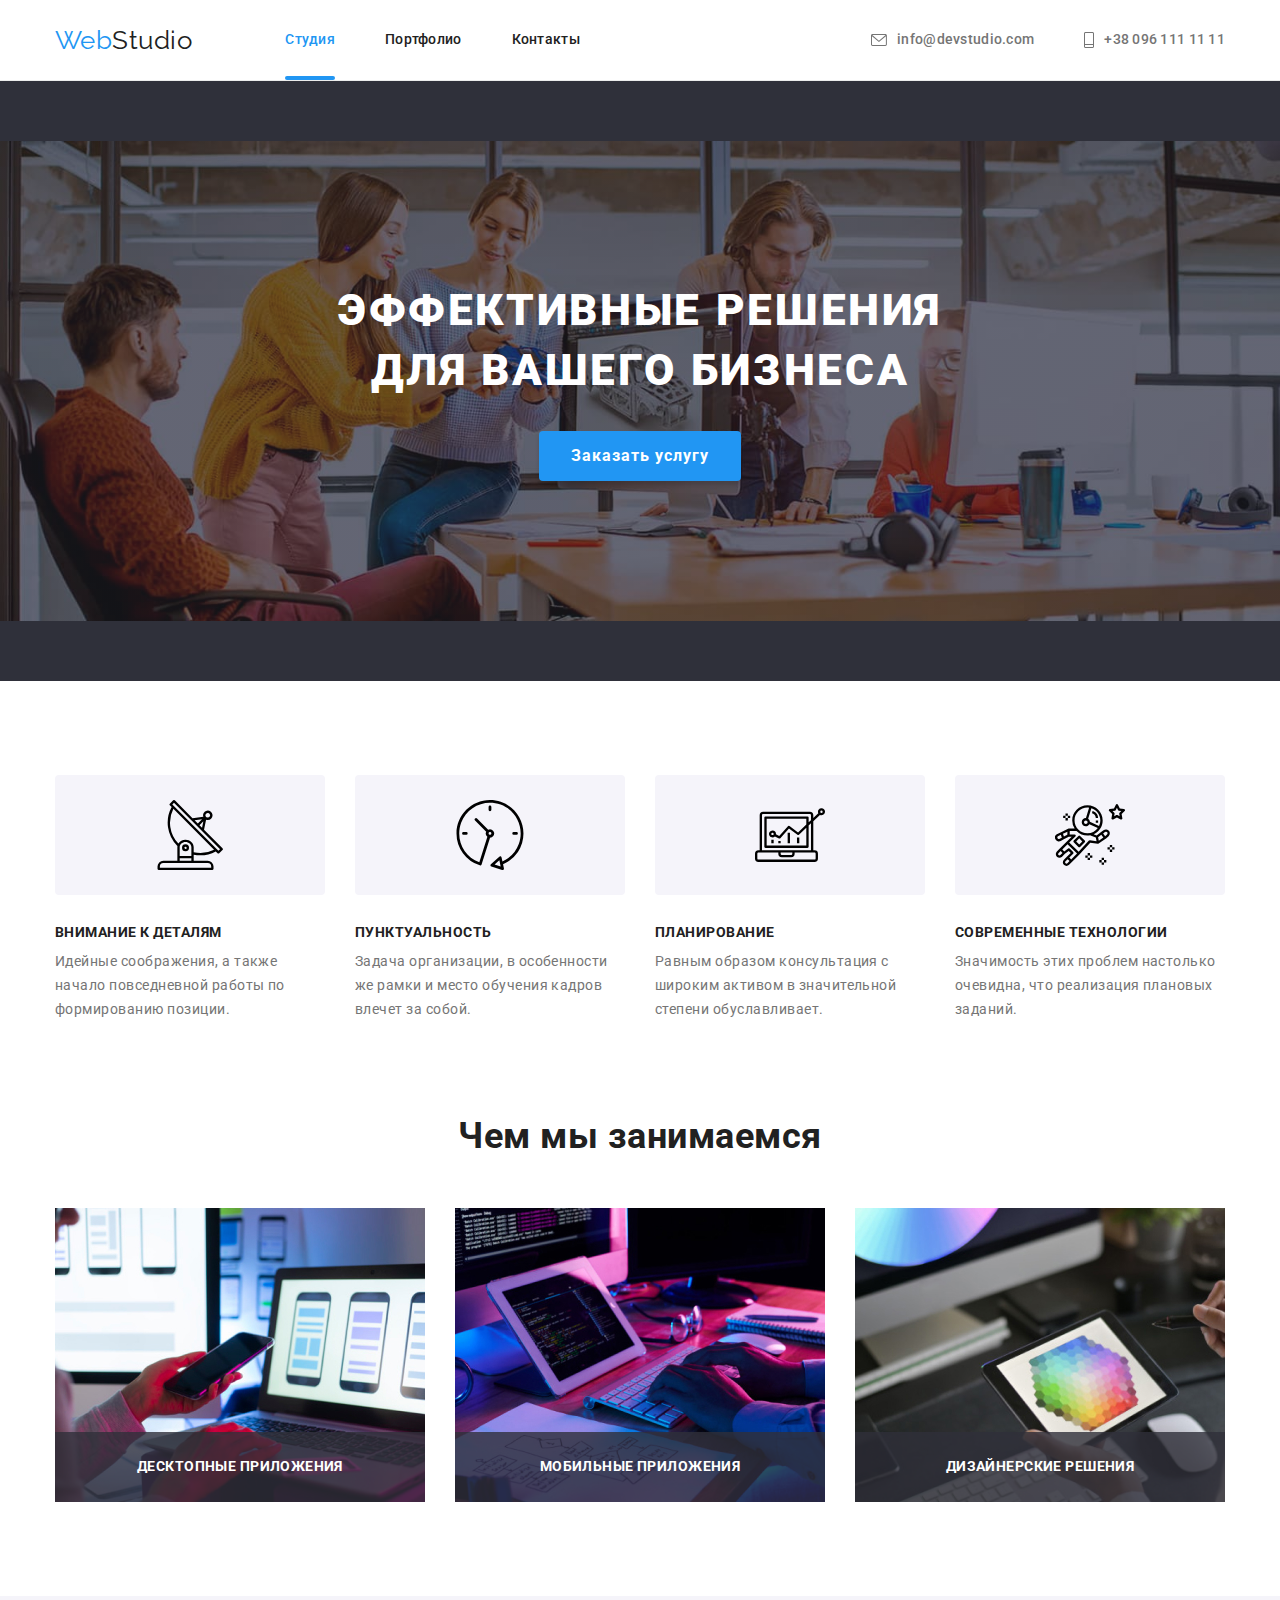
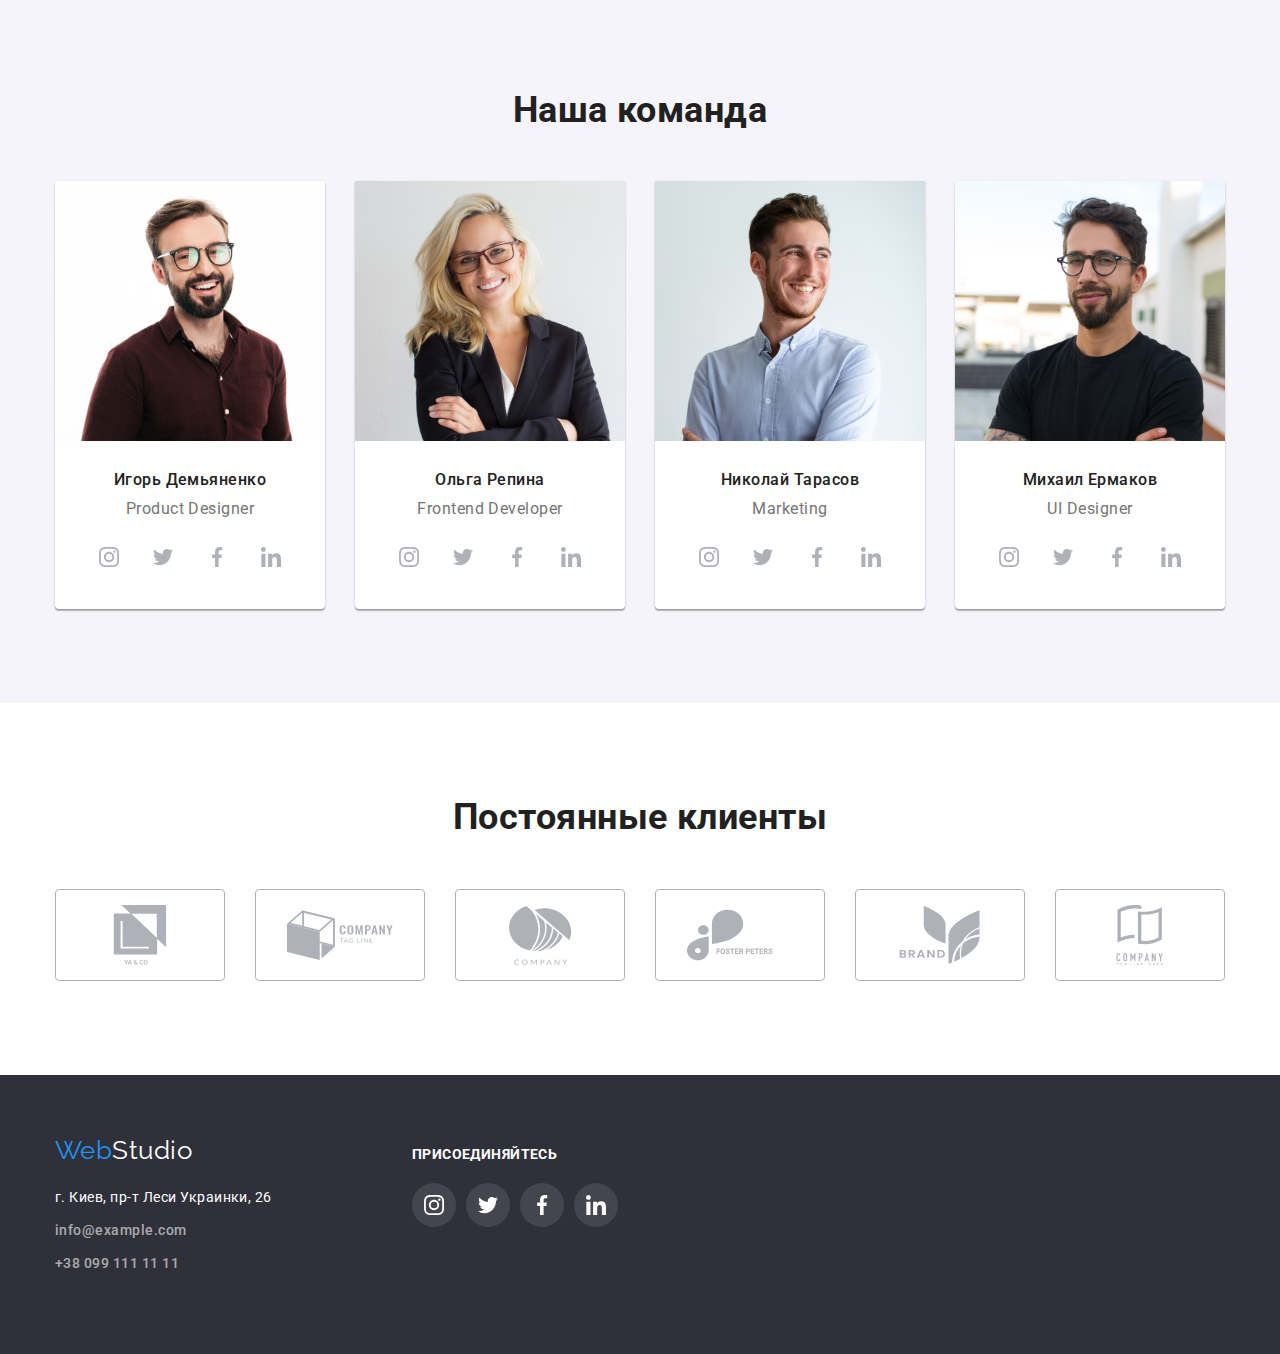
<file: index.html>
<!DOCTYPE html>
<html lang="ru">
    <head>
        <meta charset="UTF-8" />
        <meta http-equiv="X-UA-Compatible" content="IE=edge" />
        <meta name="viewport" content="width=device-width, initial-scale=1.0" />
        <title>Document</title>
        <link rel="preconnect" href="https://fonts.gstatic.com" />
        <link
            href="https://fonts.googleapis.com/css2?family=Raleway:wght@700&family=Roboto:wght@400;500;700;900&display=swap"
            rel="stylesheet"
        />
        <link
            rel="stylesheet"
            href="https://cdnjs.cloudflare.com/ajax/libs/modern-normalize/1.0.0/modern-normalize.min.css"
        />
        <link rel="stylesheet" href="css/styles.css" />
    </head>
    <body>
        <header class="line-bottom">
            <div class="container">
                <nav class="main-nav">
                    <a href="index.html" class="logo link"
                        ><span class="logo-accent">Web</span>Studio</a
                    >
                    <ul class="site-nav list">
                        <li class="item">
                            <a
                                href="index.html"
                                class="link current link-border"
                                >Студия</a
                            >
                        </li>
                        <li class="item">
                            <a href="portfolio.html" class="link">Портфолио</a>
                        </li>
                        <li class="item">
                            <a href="" class="link item">Контакты</a>
                        </li>
                    </ul>

                    <ul class="contact list mail-like auth-nav">
                        <li class="item">
                            <a
                                href="mailto:info@devstudio.com"
                                class="auth-nav-link link"
                            >
                                <svg class="mail-icon" width="16" height="12">
                                    <use
                                        href="./images/icons.svg#icon-mail"
                                    ></use></svg
                                >info@devstudio.com
                            </a>
                        </li>
                        <li class="item">
                            <a
                                href="tel:+380961111111"
                                class="auth-nav-link link"
                                ><svg class="tel-icon" width="10" height="16">
                                    <use
                                        href="./images/icons.svg#icon-tell"
                                    ></use></svg
                                >+38 096 111 11 11
                            </a>
                        </li>
                    </ul>
                </nav>
            </div>
        </header>
        <main>
            <section class="hero">
                <div class="container">
                    <h1 class="hero-title">
                        Эффективные решения для вашего бизнеса
                    </h1>
                    <button
                        data-modal-open
                        type="button"
                        class="hero-button button"
                    >
                        Заказать услугу
                    </button>
                </div>
            </section>
            <section class="section feature-section">
                <div class="container">
                    <ul class="feature-list list">
                        <li class="item-list">
                            <div class="line-icon">
                                <svg
                                    class="feature-icon"
                                    width="70"
                                    height="70"
                                >
                                    <use
                                        href="./images/icons.svg#icon-antenna"
                                    ></use>
                                </svg>
                            </div>
                            <h3 class="section-title">Внимание к деталям</h3>
                            <p class="section-info">
                                Идейные соображения, а также начало повседневной
                                работы по формированию позиции.
                            </p>
                        </li>
                        <li class="item-list">
                            <div class="line-icon">
                                <svg
                                    class="feature-icon"
                                    width="70"
                                    height="70"
                                >
                                    <use
                                        href="./images/icons.svg#icon-clock"
                                    ></use>
                                </svg>
                            </div>
                            <h3 class="section-title">Пунктуальность</h3>
                            <p class="section-info">
                                Задача организации, в особенности же рамки и
                                место обучения кадров влечет за собой.
                            </p>
                        </li>
                        <li class="item-list">
                            <div class="line-icon">
                                <svg
                                    class="feature-icon"
                                    width="70"
                                    height="70"
                                >
                                    <use
                                        href="./images/icons.svg#icon-diagram"
                                    ></use>
                                </svg>
                            </div>
                            <h3 class="section-title">Планирование</h3>
                            <p class="section-info">
                                Равным образом консультация с широким активом в
                                значительной степени обуславливает.
                            </p>
                        </li>
                        <li class="item-list">
                            <div class="line-icon">
                                <svg
                                    class="feature-icon"
                                    width="70"
                                    height="70"
                                >
                                    <use
                                        href="./images/icons.svg#icon-astronaut"
                                    ></use>
                                </svg>
                            </div>
                            <h3 class="section-title">
                                Современные технологии
                            </h3>
                            <p class="section-info">
                                Значимость этих проблем настолько очевидна, что
                                реализация плановых заданий.
                            </p>
                        </li>
                    </ul>
                </div>
            </section>
            <section class="section">
                <div class="container">
                    <h2 class="section-big list">Чем мы занимаемся</h2>
                    <ul class="work list">
                        <li class="work-item">
                            <a href="" class="work-product">
                                <img
                                    src="images/computer.jpg"
                                    alt="Кодит на компьютере"
                                    width="370"
                                />

                                <h3 class="product-name">
                                    Десктопные приложения
                                </h3>
                            </a>
                        </li>
                        <li class="work-item">
                            <a href="" class="work-product"
                                ><img
                                    src="images/notebook.jpg"
                                    alt="Кодит на ноутбуке"
                                    width="370"
                                />

                                <h3 class="product-name">
                                    Мобильные приложения
                                </h3>
                            </a>
                        </li>
                        <li class="work-item">
                            <a href="" class="work-product">
                                <img
                                    src="images/tablet.jpg"
                                    alt="Кодит на планшете"
                                    width="370"
                                />

                                <h3 class="product-name">
                                    Дизайнерские решения
                                </h3>
                            </a>
                        </li>
                    </ul>
                </div>
            </section>
            <section class="section team-color">
                <div class="container">
                    <h2 class="section-big list">Наша команда</h2>
                    <ul class="team list">
                        <li class="team-item">
                            <img
                                src="images/demyanenko.jpg"
                                alt="На фото Игорь Демьяненко"
                                width="270"
                            />
                            <div class="man-rang-item">
                                <h3 class="section-man">Игорь Демьяненко</h3>
                                <p class="section-rang">Product Designer</p>
                                <ul class="list social-team">
                                    <li class="social-team-list">
                                        <a
                                            href=""
                                            class="social-team-link link"
                                        >
                                            <svg
                                                class="social-team-icon"
                                                width="20"
                                                height="20"
                                            >
                                                <use
                                                    href="./images/icons.svg#icon-instagram"
                                                ></use></svg
                                        ></a>
                                    </li>
                                    <li class="social-team-list">
                                        <a
                                            href=""
                                            class="social-team-link link"
                                        >
                                            <svg
                                                class="social-team-icon"
                                                width="20"
                                                height="20"
                                            >
                                                <use
                                                    href="./images/icons.svg#icon-twitter"
                                                ></use></svg
                                        ></a>
                                    </li>
                                    <li class="social-team-list">
                                        <a
                                            href=""
                                            class="social-team-link link"
                                        >
                                            <svg
                                                class="social-team-icon"
                                                width="20"
                                                height="20"
                                            >
                                                <use
                                                    href="./images/icons.svg#icon-facebook"
                                                ></use></svg
                                        ></a>
                                    </li>
                                    <li class="social-team-list">
                                        <a
                                            href=""
                                            class="social-team-link link"
                                        >
                                            <svg
                                                class="social-team-icon"
                                                width="20"
                                                height="20"
                                            >
                                                <use
                                                    href="./images/icons.svg#icon-linkedin"
                                                ></use></svg
                                        ></a>
                                    </li>
                                </ul>
                            </div>
                        </li>
                        <li class="team-item">
                            <img
                                src="images/repina.jpg"
                                alt="На фото Ольга Репина"
                                width="270"
                            />
                            <div class="man-rang-item">
                                <h3 class="section-man">Ольга Репина</h3>
                                <p class="section-rang">Frontend Developer</p>
                                <ul class="list social-team">
                                    <li class="social-team-list">
                                        <a
                                            href=""
                                            class="social-team-link link"
                                        >
                                            <svg
                                                class="social-team-icon"
                                                width="20"
                                                height="20"
                                            >
                                                <use
                                                    href="./images/icons.svg#icon-instagram"
                                                ></use></svg
                                        ></a>
                                    </li>
                                    <li class="social-team-list">
                                        <a
                                            href=""
                                            class="social-team-link link"
                                        >
                                            <svg
                                                class="social-team-icon"
                                                width="20"
                                                height="20"
                                            >
                                                <use
                                                    href="./images/icons.svg#icon-twitter"
                                                ></use></svg
                                        ></a>
                                    </li>
                                    <li class="social-team-list">
                                        <a
                                            href=""
                                            class="social-team-link link"
                                        >
                                            <svg
                                                class="social-team-icon"
                                                width="20"
                                                height="20"
                                            >
                                                <use
                                                    href="./images/icons.svg#icon-facebook"
                                                ></use></svg
                                        ></a>
                                    </li>
                                    <li class="social-team-list">
                                        <a
                                            href=""
                                            class="social-team-link link"
                                        >
                                            <svg
                                                class="social-team-icon"
                                                width="20"
                                                height="20"
                                            >
                                                <use
                                                    href="./images/icons.svg#icon-linkedin"
                                                ></use></svg
                                        ></a>
                                    </li>
                                </ul>
                            </div>
                        </li>
                        <li class="team-item">
                            <img
                                src="images/tarasov.jpg"
                                alt="На фото Николай Тарасов"
                                width="270"
                            />
                            <div class="man-rang-item">
                                <h3 class="section-man">Николай Тарасов</h3>
                                <p class="section-rang">Marketing</p>
                                <ul class="list social-team">
                                    <li class="social-team-list">
                                        <a
                                            href=""
                                            class="social-team-link link"
                                        >
                                            <svg
                                                class="social-team-icon"
                                                width="20"
                                                height="20"
                                            >
                                                <use
                                                    href="./images/icons.svg#icon-instagram"
                                                ></use></svg
                                        ></a>
                                    </li>
                                    <li class="social-team-list">
                                        <a
                                            href=""
                                            class="social-team-link link"
                                        >
                                            <svg
                                                class="social-team-icon"
                                                width="20"
                                                height="20"
                                            >
                                                <use
                                                    href="./images/icons.svg#icon-twitter"
                                                ></use></svg
                                        ></a>
                                    </li>
                                    <li class="social-team-list">
                                        <a
                                            href=""
                                            class="social-team-link link"
                                        >
                                            <svg
                                                class="social-team-icon"
                                                width="20"
                                                height="20"
                                            >
                                                <use
                                                    href="./images/icons.svg#icon-facebook"
                                                ></use></svg
                                        ></a>
                                    </li>
                                    <li class="social-team-list">
                                        <a
                                            href=""
                                            class="social-team-link link"
                                        >
                                            <svg
                                                class="social-team-icon"
                                                width="20"
                                                height="20"
                                            >
                                                <use
                                                    href="./images/icons.svg#icon-linkedin"
                                                ></use></svg
                                        ></a>
                                    </li>
                                </ul>
                            </div>
                        </li>
                        <li class="team-item">
                            <img
                                src="images/ermakov.jpg"
                                alt="На фото Михаил Ермаков"
                                width="270"
                            />
                            <div class="man-rang-item">
                                <h3 class="section-man">Михаил Ермаков</h3>
                                <p class="section-rang">UI Designer</p>
                                <ul class="list social-team">
                                    <li class="social-team-list">
                                        <a
                                            href=""
                                            class="social-team-link link"
                                        >
                                            <svg
                                                class="social-team-icon"
                                                width="20"
                                                height="20"
                                            >
                                                <use
                                                    href="./images/icons.svg#icon-instagram"
                                                ></use></svg
                                        ></a>
                                    </li>
                                    <li class="social-team-list">
                                        <a
                                            href=""
                                            class="social-team-link link"
                                        >
                                            <svg
                                                class="social-team-icon"
                                                width="20"
                                                height="20"
                                            >
                                                <use
                                                    href="./images/icons.svg#icon-twitter"
                                                ></use></svg
                                        ></a>
                                    </li>
                                    <li class="social-team-list">
                                        <a
                                            href=""
                                            class="social-team-link link"
                                        >
                                            <svg
                                                class="social-team-icon"
                                                width="20"
                                                height="20"
                                            >
                                                <use
                                                    href="./images/icons.svg#icon-facebook"
                                                ></use></svg
                                        ></a>
                                    </li>
                                    <li class="social-team-list">
                                        <a
                                            href=""
                                            class="social-team-link link"
                                        >
                                            <svg
                                                class="social-team-icon"
                                                width="20"
                                                height="20"
                                            >
                                                <use
                                                    href="./images/icons.svg#icon-linkedin"
                                                ></use></svg
                                        ></a>
                                    </li>
                                </ul>
                            </div>
                        </li>
                    </ul>
                </div>
            </section>
            <section class="section">
                <div class="container">
                    <h3 class="section-big">Постоянные клиенты</h3>
                    <ul class="list company">
                        <li class="company-list">
                            <a href="" class="company-link link">
                                <svg
                                    class="company-icon"
                                    width="106"
                                    height="60"
                                >
                                    <use
                                        href="./images/icons.svg#icon-yago"
                                    ></use>
                                </svg>
                            </a>
                        </li>
                        <li class="company-list">
                            <a href="" class="company-link link">
                                <svg
                                    class="company-icon"
                                    width="106"
                                    height="60"
                                >
                                    <use
                                        href="./images/icons.svg#icon-tagline"
                                    ></use>
                                </svg>
                            </a>
                        </li>
                        <li class="company-list">
                            <a href="" class="company-link link">
                                <svg
                                    class="company-icon"
                                    width="106"
                                    height="60"
                                >
                                    <use
                                        href="./images/icons.svg#icon-company"
                                    ></use>
                                </svg>
                            </a>
                        </li>
                        <li class="company-list">
                            <a href="" class="company-link link">
                                <svg
                                    class="company-icon"
                                    width="106"
                                    height="60"
                                >
                                    <use
                                        href="./images/icons.svg#icon-foster"
                                    ></use>
                                </svg>
                            </a>
                        </li>
                        <li class="company-list">
                            <a href="" class="company-link link">
                                <svg
                                    class="company-icon"
                                    width="106"
                                    height="60"
                                >
                                    <use
                                        href="./images/icons.svg#icon-brand"
                                    ></use>
                                </svg>
                            </a>
                        </li>
                        <li class="company-list">
                            <a href="" class="company-link link">
                                <svg
                                    class="company-icon"
                                    width="106"
                                    height="60"
                                >
                                    <use
                                        href="./images/icons.svg#icon-taghere"
                                    ></use>
                                </svg>
                            </a>
                        </li>
                    </ul>
                </div>
            </section>
        </main>
        <footer class="footer">
            <div class="container flex-footer">
                <div class="adds">
                    <a href="index.html" class="logo link logo-footer"
                        ><span class="logo-accent">Web</span
                        ><span class="logo-white">Studio</span></a
                    >
                    <address class="adds-like">
                        <p class="list">
                            <span class="adds"
                                >г. Киев, пр-т Леси Украинки, 26</span
                            >
                        </p>
                        <ul class="contact list">
                            <li>
                                <a
                                    href="mailto:info@example.com"
                                    class="mail link contact-mail-down"
                                    >info@example.com</a
                                >
                            </li>
                            <li>
                                <a
                                    href="tel:+380991111111"
                                    class="tel link contact-mail-down"
                                    >+38 099 111 11 11</a
                                >
                            </li>
                        </ul>
                    </address>
                </div>
                <div class="plea">
                    <h3 class="plea-title">присоединяйтесь</h3>
                    <ul class="list social">
                        <li class="social-list">
                            <a href="" class="social-link link">
                                <svg class="social-icon" width="20" height="20">
                                    <use
                                        href="./images/icons.svg#icon-instagram"
                                    ></use></svg
                            ></a>
                        </li>
                        <li class="social-list">
                            <a href="" class="social-link link">
                                <svg class="social-icon" width="20" height="20">
                                    <use
                                        href="./images/icons.svg#icon-twitter"
                                    ></use></svg
                            ></a>
                        </li>
                        <li class="social-list">
                            <a href="" class="social-link link">
                                <svg class="social-icon" width="20" height="20">
                                    <use
                                        href="./images/icons.svg#icon-facebook"
                                    ></use></svg
                            ></a>
                        </li>
                        <li class="social-list">
                            <a href="" class="social-link link">
                                <svg class="social-icon" width="20" height="20">
                                    <use
                                        href="./images/icons.svg#icon-linkedin"
                                    ></use></svg
                            ></a>
                        </li>
                    </ul>
                </div>
            </div>
            <div data-modal class="backdrop is-hidden">
                <div class="modal">
                    <button data-modal-close class="modal-button">
                        <svg class="modal-icons" width="11" height="11">
                            <use href="./images/icons.svg#icon-close"></use>
                        </svg>
                    </button>
                </div>
            </div>
        </footer>
        <script src="./js/modal.js"></script>
    </body>
</html>
</file>
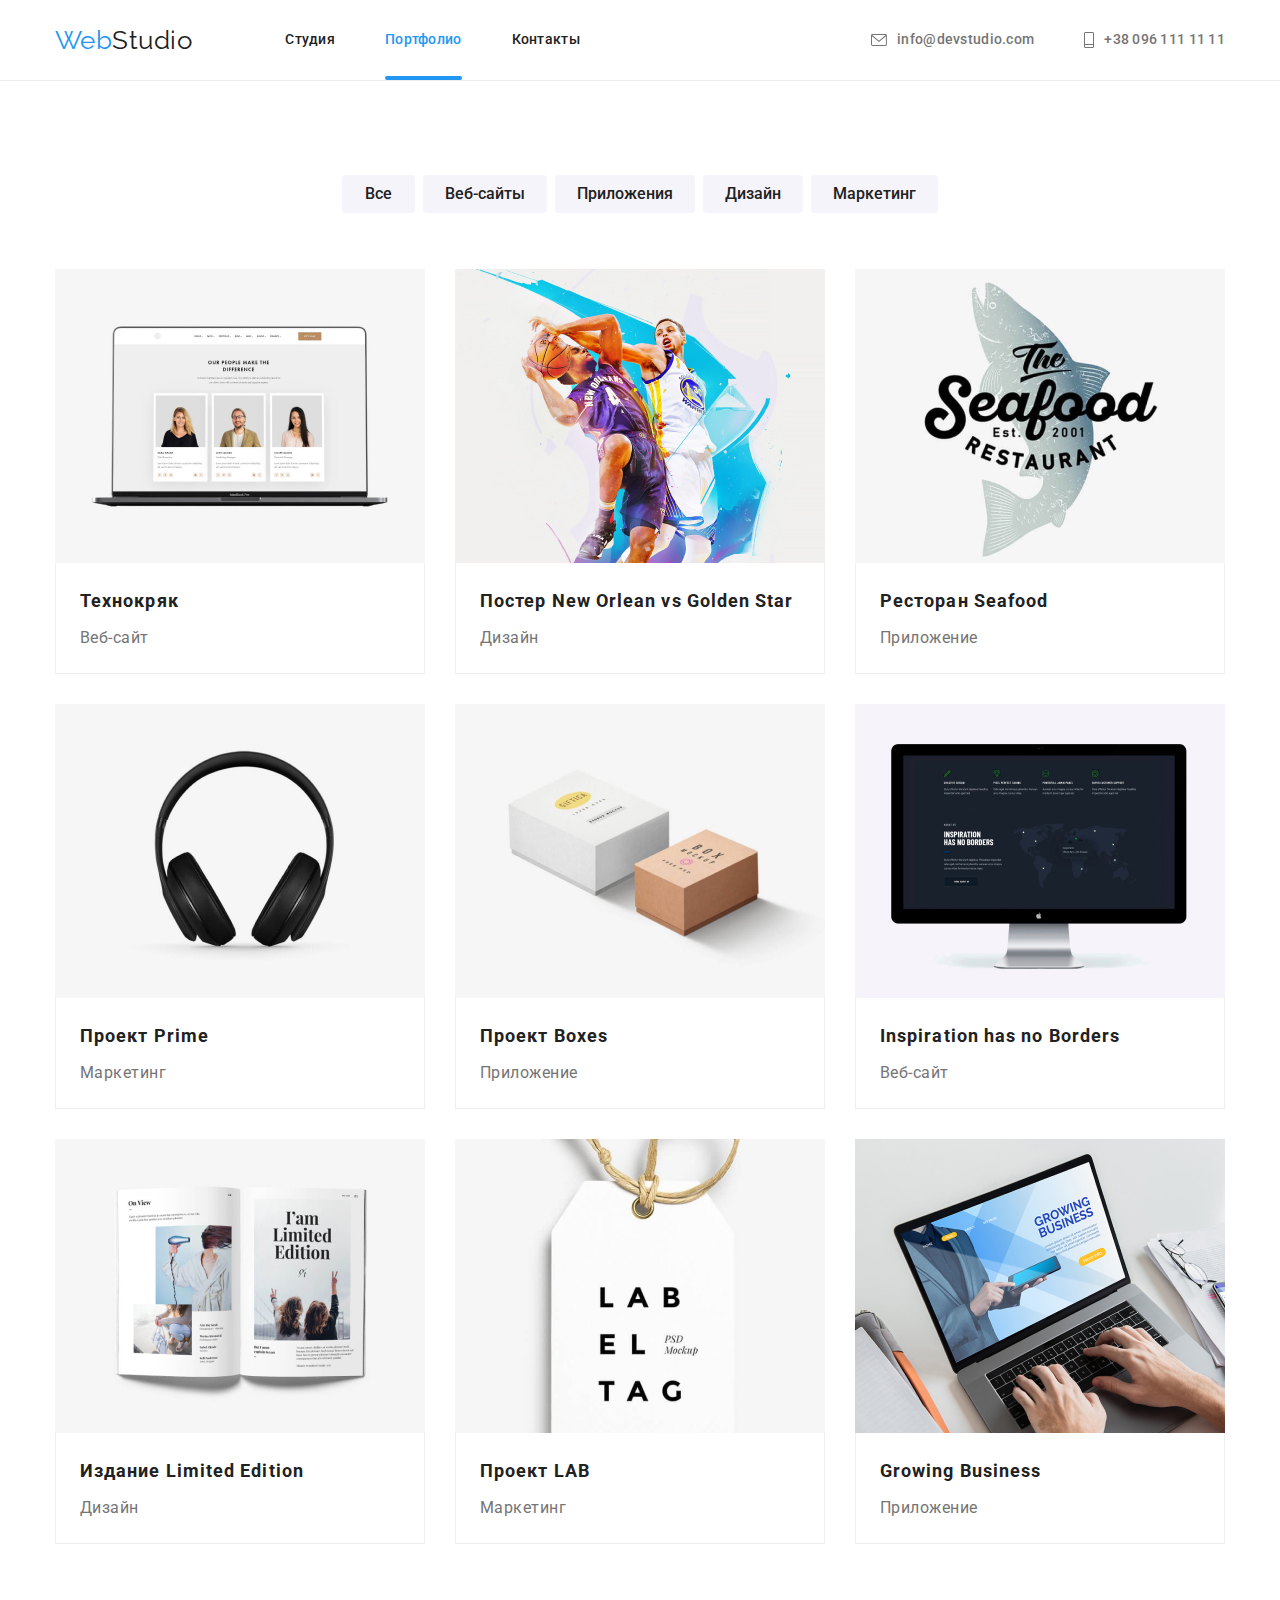
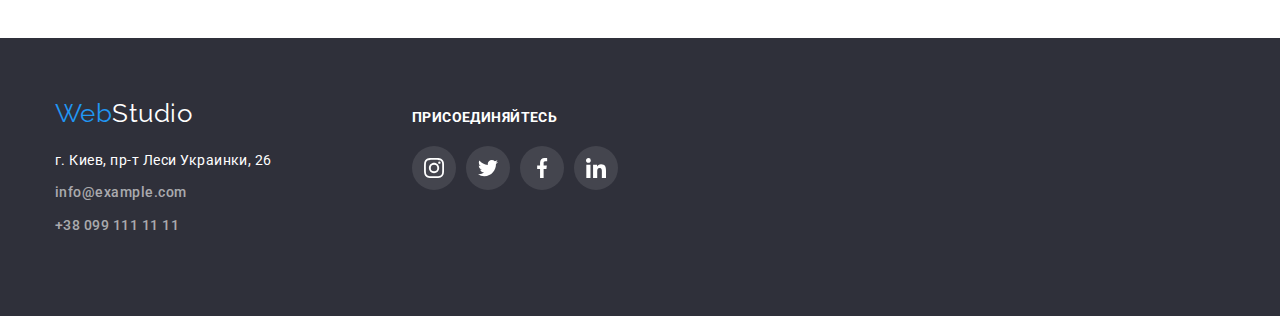
<file: portfolio.html>
<!DOCTYPE html>
<html lang="ru">
    <head>
        <meta charset="UTF-8" />
        <meta http-equiv="X-UA-Compatible" content="IE=edge" />
        <meta name="viewport" content="width=device-width, initial-scale=1.0" />
        <title>Document</title>
        <link
            href="https://fonts.googleapis.com/css2?family=Raleway:wght@700&family=Roboto:wght@400;500;700;900&display=swap"
            rel="stylesheet"
        />
        <link
            rel="stylesheet"
            href="https://cdnjs.cloudflare.com/ajax/libs/modern-normalize/1.0.0/modern-normalize.min.css"
        />

        <link rel="stylesheet" href="./css/styles.css" />
    </head>
    <body>
        <header class="line-bottom">
            <div class="container">
                <nav class="main-nav">
                    <a href="index.html" class="logo link"
                        ><span class="logo-accent">Web</span>Studio</a
                    >
                    <ul class="site-nav list">
                        <li class="item">
                            <a href="index.html" class="link">Студия</a>
                        </li>
                        <li class="item">
                            <a
                                href="portfolio.html"
                                class="link current link-border"
                                >Портфолио</a
                            >
                        </li>
                        <li class="item">
                            <a href="" class="link item">Контакты</a>
                        </li>
                    </ul>

                    <ul class="contact list mail-like auth-nav">
                        <li class="item">
                            <a
                                href="mailto:info@devstudio.com"
                                class="auth-nav-link link"
                            >
                                <svg class="mail-icon" width="16" height="12">
                                    <use
                                        href="./images/icons.svg#icon-mail"
                                    ></use></svg
                                >info@devstudio.com
                            </a>
                        </li>
                        <li class="item">
                            <a href="tel:+380961111111" class="auth-nav-link link"
                                ><svg class="tel-icon" width="10" height="16">
                                    <use
                                        href="./images/icons.svg#icon-tell"
                                    ></use></svg
                                >+38 096 111 11 11
                            </a>
                        </li>
                    </ul>
                </nav>
            </div>
        </header>
        <main>
            <section class="section">
                <div class="container">
                    <h1 class="visually-hidden">Портфолио</h1>
                    <!-- Список кнопок -->
                    <ul class="site-option list">
                        <li class="item-button">
                            <button
                                type="button"
                                class="button site-option-button"
                            >
                                Все
                            </button>
                        </li>
                        <li class="item-button">
                            <button
                                type="button"
                                class="button site-option-button"
                            >
                                Веб-сайты
                            </button>
                        </li>
                        <li class="item-button">
                            <button
                                type="button"
                                class="button site-option-button"
                            >
                                Приложения
                            </button>
                        </li>
                        <li class="item-button">
                            <button
                                type="button"
                                class="button site-option-button"
                            >
                                Дизайн
                            </button>
                        </li>
                        <li class="item-button">
                            <button
                                type="button"
                                class="button site-option-button"
                            >
                                Маркетинг
                            </button>
                        </li>
                    </ul>

                    <!-- Список карточек -->

                    <ul class="site-combining list">
                        <li class="item-link">
                            <a href="" class="link site-combining-link">
                                <div class="site-images">
                                    <img
                                        src="images/notebookstudio.jpg"
                                        alt="Ноутбук"
                                        width="370"
                                    />

                                    <p class="text-combining">
                                        Технокряк это современная площадка
                                        распространения коронавируса. Компании
                                        используют эту платформу для цифрового
                                        шпионажа и атак на защищённые сервера
                                        конкурентов.
                                    </p>
                                </div>
                                <div class="line-item">
                                    <h3 class="section-name">Технокряк</h3>
                                    <p class="section-use">Веб-сайт</p>
                                </div></a
                            >
                        </li>
                        <li class="item-link">
                            <a href="" class="link site-combining-link">
                                <div class="site-images">
                                    <img
                                        src="images/poster.jpg"
                                        alt="Постер с двумя баскетболистами"
                                        width="370"
                                    />
                                    <p class="text-combining">
                                        Технокряк это современная площадка
                                        распространения коронавируса. Компании
                                        используют эту платформу для цифрового
                                        шпионажа и атак на защищённые сервера
                                        конкурентов.
                                    </p>
                                </div>
                                <div class="line-item">
                                    <h3 class="section-name">
                                        Постер New Orlean vs Golden Star
                                    </h3>
                                    <p class="section-use">Дизайн</p>
                                </div></a
                            >
                        </li>
                        <li class="item-link">
                            <a href="" class="link site-combining-link">
                                <div class="site-images">
                                    <img
                                        src="images/logoseafood.jpg"
                                        alt="Логотип ресторана Seafood"
                                        width="370"
                                    />
                                    <p class="text-combining">
                                        Технокряк это современная площадка
                                        распространения коронавируса. Компании
                                        используют эту платформу для цифрового
                                        шпионажа и атак на защищённые сервера
                                        конкурентов.
                                    </p>
                                </div>
                                <div class="line-item">
                                    <h3 class="section-name">
                                        Ресторан Seafood
                                    </h3>
                                    <p class="section-use">Приложение</p>
                                </div></a
                            >
                        </li>
                        <li class="item-link">
                            <a href="" class="link site-combining-link">
                                <div class="site-images">
                                    <img
                                        src="images/headphones.jpg"
                                        alt="Наушники"
                                        width="370"
                                    />
                                    <p class="text-combining">
                                        Технокряк это современная площадка
                                        распространения коронавируса. Компании
                                        используют эту платформу для цифрового
                                        шпионажа и атак на защищённые сервера
                                        конкурентов.
                                    </p>
                                </div>
                                <div class="line-item site-combining-link">
                                    <h3 class="section-name">Проект Prime</h3>
                                    <p class="section-use">Маркетинг</p>
                                </div></a
                            >
                        </li>
                        <li class="item-link">
                            <a href="" class="link site-combining-link">
                                <div class="site-images">
                                    <img
                                        src="images/boxes.jpg"
                                        alt="Две коробки"
                                        width="370"
                                    />
                                    <p class="text-combining">
                                        Технокряк это современная площадка
                                        распространения коронавируса. Компании
                                        используют эту платформу для цифрового
                                        шпионажа и атак на защищённые сервера
                                        конкурентов.
                                    </p>
                                </div>
                                <div class="line-item">
                                    <h3 class="section-name">Проект Boxes</h3>
                                    <p class="section-use">Приложение</p>
                                </div></a
                            >
                        </li>
                        <li class="item-link">
                            <a href="" class="link site-combining-link">
                                <div class="site-images">
                                    <img
                                        src="images/laptop.jpg"
                                        alt="Компьютер"
                                        width="370"
                                    />
                                    <p class="text-combining">
                                        Технокряк это современная площадка
                                        распространения коронавируса. Компании
                                        используют эту платформу для цифрового
                                        шпионажа и атак на защищённые сервера
                                        конкурентов.
                                    </p>
                                </div>
                                <div class="line-item">
                                    <h3 class="section-name">
                                        Inspiration has no Borders
                                    </h3>
                                    <p class="section-use">Веб-сайт</p>
                                </div></a
                            >
                        </li>
                        <li class="item-link">
                            <a href="" class="link site-combining-link">
                                <div class="site-images">
                                    <img
                                        src="images/journale.jpg"
                                        alt="Журнал"
                                        width="370"
                                    />
                                    <p class="text-combining">
                                        Технокряк это современная площадка
                                        распространения коронавируса. Компании
                                        используют эту платформу для цифрового
                                        шпионажа и атак на защищённые сервера
                                        конкурентов.
                                    </p>
                                </div>
                                <div class="line-item">
                                    <h3 class="section-name">
                                        Издание Limited Edition
                                    </h3>
                                    <p class="section-use">Дизайн</p>
                                </div></a
                            >
                        </li>
                        <li class="item-link">
                            <a href="" class="link site-combining-link">
                                <div class="site-images">
                                    <img
                                        src="images/tag.jpg"
                                        alt="Бирка"
                                        width="370"
                                    />
                                    <p class="text-combining">
                                        Технокряк это современная площадка
                                        распространения коронавируса. Компании
                                        используют эту платформу для цифрового
                                        шпионажа и атак на защищённые сервера
                                        конкурентов.
                                    </p>
                                </div>
                                <div class="line-item">
                                    <h3 class="section-name">Проект LAB</h3>
                                    <p class="section-use">Маркетинг</p>
                                </div></a
                            >
                        </li>
                        <li class="item-link">
                            <a href="" class="link site-combining-link">
                                <div class="site-images">
                                    <img
                                        src="images/notebookhand.jpg"
                                        alt="Печатает на ноутбуке"
                                        width="370"
                                    />
                                    <p class="text-combining">
                                        Технокряк это современная площадка
                                        распространения коронавируса. Компании
                                        используют эту платформу для цифрового
                                        шпионажа и атак на защищённые сервера
                                        конкурентов.
                                    </p>
                                </div>
                                <div class="line-item">
                                    <h3 class="section-name">
                                        Growing Business
                                    </h3>
                                    <p class="section-use">Приложение</p>
                                </div></a
                            >
                        </li>
                    </ul>
                </div>
            </section>
        </main>
        <footer class="footer">
            <div class="container flex-footer">
                <div class="adds">
                    <a href="index.html" class="logo link logo-footer"
                        ><span class="logo-accent">Web</span
                        ><span class="logo-white">Studio</span></a
                    >
                    <address class="adds-like">
                        <p class="list">
                            <span class="adds"
                                >г. Киев, пр-т Леси Украинки, 26</span
                            >
                        </p>
                        <ul class="contact list">
                            <li>
                                <a
                                    href="mailto:info@example.com"
                                    class="mail link contact-mail-down"
                                    >info@example.com</a
                                >
                            </li>
                            <li>
                                <a
                                    href="tel:+380991111111"
                                    class="tel link contact-mail-down"
                                    >+38 099 111 11 11</a
                                >
                            </li>
                        </ul>
                    </address>
                </div>
                <div class="plea">
                    <h3 class="plea-title">присоединяйтесь</h3>
                    <ul class="list social">
                        <li class="social-list">
                            <a href="" class="social-link link">
                                <svg class="social-icon" width="20" height="20">
                                    <use
                                        href="./images/icons.svg#icon-instagram"
                                    ></use></svg
                            ></a>
                        </li>
                        <li class="social-list">
                            <a href="" class="social-link link">
                                <svg class="social-icon" width="20" height="20">
                                    <use
                                        href="./images/icons.svg#icon-twitter"
                                    ></use></svg
                            ></a>
                        </li>
                        <li class="social-list">
                            <a href="" class="social-link link">
                                <svg class="social-icon" width="20" height="20">
                                    <use
                                        href="./images/icons.svg#icon-facebook"
                                    ></use></svg
                            ></a>
                        </li>
                        <li class="social-list">
                            <a href="" class="social-link link">
                                <svg class="social-icon" width="20" height="20">
                                    <use
                                        href="./images/icons.svg#icon-linkedin"
                                    ></use></svg
                            ></a>
                        </li>
                    </ul>
                </div>
            </div>
        </footer>
    </body>
</html>
</file>
<file: css/styles.css>
/* цвет основного текста #757575; */
/* вторичный цвет текста  #212121*/
/* основной фон #FFFFFF  */
/* акцент #2196F3 */
/* вторичный цвет фона #2F303A */
/* основной белый цвет #FFFFFF */
:root {
    --light-gray: #757575;
    --dark-gray-100: #212121;
    --blue: #2196f3;
    --blue-gray: #afb1b8;
    --white: #fff;
    --dark-gray-200: #2f303a;
    --star-white: #f5f4fa;
    --white-link: #ffffff99;

    --primary-text-color: var(--light-gray);
    --title-text-color: var(--dark-gray-100);
    --accent-color: var(--blue);
    --title-accent-color: var(--blue-gray);
    --primary-background-color: var(--white);
    --secondary-background-color: var(--dark-gray-200);
    --title-background-color: var(--star-white);
}
body {
    background-color: var(--primary-background-color);
    color: var(--primary-text-color);
    font-family: Roboto, sans-serif;
    letter-spacing: 0.03em;
}
.link {
    text-decoration: none;
    outline: none;
    display: inline-block;
}

a {
    text-decoration: none;
}

.list {
    list-style: none;
    padding: 0;
    margin: 0;
}
.container {
    width: 1200px;
    padding-left: 15px;
    padding-right: 15px;

    margin-left: auto;
    margin-right: auto;
}
.button {
    cursor: pointer;
    outline: none;
    border: none;
    transition: transform 250ms cubic-bezier(0.4, 0, 0.2, 1);
}

.section {
    padding-top: 94px;
    padding-bottom: 94px;
}
.section.no-padding {
    padding-top: 0;
    padding-bottom: 0;
}

h1,
h2,
h3,
h4,
h5,
h6,
p,
ul {
    margin: 0;
}

img {
    max-width: 100%;
    height: auto;
    display: block;
}

svg {
    display: inline-block;
}

.visually-hidden {
    position: absolute;
    width: 1px;
    height: 1px;
    margin: -1px;
    border: 0;
    padding: 0;

    white-space: nowrap;
    clip-path: inset(100%);
    clip: rect(0 0 0 0);
    overflow: hidden;
}

/* Шапка и подвал */

.logo {
    display: inline-block;
    color: var(--title-text-color);
    font-family: raleway;
    font-size: 26px;
    line-height: 1.19;
}
.logo-accent,
.logo:focus {
    color: var(--accent-color);
}

.logo-white {
    color: var(--white);
}

.logo.logo-footer {
    margin-top: 0;
    margin-bottom: 20px;
}

.line-bottom {
    border-bottom: 1px solid #ececec;
}

.main-nav {
    display: flex;
    align-items: center;
}

.site-nav {
    display: flex;
    font-size: 14px;
    line-height: 1.14;
    font-weight: 500;
    letter-spacing: 0.02em;

    margin-left: 93px;
}

.site-nav .item + .item {
    margin-left: 50px;
}

.site-nav .link {
    display: block;
    padding-top: 32px;
    padding-bottom: 32px;
    color: var(--title-text-color);
    transition: color 250ms cubic-bezier(0.4, 0, 0.2, 1);
}
.site-nav .link:active,
.site-nav .link:focus,
.site-nav .link:hover {
    color: var(--accent-color);
}

.main-nav .current {
    color: var(--accent-color);
}

.link-border {
    position: relative;
}
.site-nav .link-border::after {
    position: absolute;
    left: 0;
    bottom: 0;
    content: "";
    display: inline-block;
    width: 100%;
    height: 4px;
    background-color: var(--accent-color);
    border-radius: 4px;
}

.auth-nav-link {
    display: flex;
    align-items: center;
    color: var(--primary-text-color);
    transition: color 250ms cubic-bezier(0.4, 0, 0.2, 1);
}

.auth-nav-link:hover,
.auth-nav-link:focus {
    color: var(--accent-color);
}

.auth-nav {
    display: flex;
    margin-left: auto;
    align-items: center;
}

.auth-nav .item:not(:last-child) {
    margin-right: 50px;
}

.footer {
    background-color: var(--secondary-background-color);
    padding-top: 60px;
    padding-bottom: 60px;
}

.contact {
    font-size: 14px;
    line-height: 1.14;
    font-weight: 500;

    color: var(--title-text-color);
}

.contact .mail:focus,
.contact .mail:hover,
.contact .tel:focus,
.contact .tel:hover {
    color: var(--accent-color);
}

.mail-icon,
.tel-icon {
    fill: currentColor;
    margin-right: 10px;
}

.mail-icon:hover,
.tel-icon:hover {
    fill: var(--accent-color);
}

.mail-like {
    color: var(--primary-text-color);
    letter-spacing: 0.02em;
}

.adds-like {
    font-style: normal;
}
.adds {
    font-size: 14px;
    line-height: 1.71;

    margin-right: 70px;

    color: var(--white);
    display: inline-block;
    margin-top: 0;
    margin-bottom: 9px;
}

.contact .contact-mail-down {
    display: inline-block;
    font-size: 14px;
    line-height: 1.71;

    margin-top: 0;
    margin-bottom: 9px;
    color: var(--white-link);

    transition: color 250ms cubic-bezier(0.4, 0, 0.2, 1);
}

.flex-footer {
    display: flex;
    align-items: baseline;
}

.plea-title {
    text-transform: uppercase;
    color: var(--white);
    font-size: 14px;
    line-height: 1.14;
    letter-spacing: 0.03em;

    margin-top: 0;
    margin-bottom: 20px;
}

.social {
    display: flex;
    align-items: center;
    justify-content: center;
}

.social-list {
}

.social-list:not(:last-child) {
    margin-right: 10px;
}

.social-link {
    display: inline-flex;
    align-items: center;
    justify-content: center;

    width: 44px;
    height: 44px;
    border-radius: 50%;

    background-color: rgba(255, 255, 255, 0.1);

    transition: background-color 250ms cubic-bezier(0.4, 0, 0.2, 1);
}

.social .social-link:hover,
.social .social-link:focus {
    background-color: var(--accent-color);
}

.social-icon {
    fill: var(--white);
}

/* index.html */
.hero {
    background-color: var(--secondary-background-color);
    text-align: center;
    padding-top: 200px;
    padding-bottom: 200px;

    background-image: linear-gradient(
            to right,
            rgba(47, 48, 58, 0.4),
            rgba(47, 48, 58, 0.4)
        ),
        url(../images/workteam.jpg);

    background-repeat: no-repeat;
    background-position: center;
    background-size: contain;
}

.hero-title {
    color: var(--white);
    font-size: 44px;
    line-height: 1.36;
    font-weight: 900;
    letter-spacing: 0.06em;
    text-transform: uppercase;
    margin: 0 auto 30px;

    max-width: 696px;
}
.hero-button {
    background-color: var(--accent-color);
    color: var(--white);
    font-size: 16px;
    line-height: 1.87;
    font-weight: 700;
    letter-spacing: 0.06em;
    border-radius: 4px;
    box-shadow: 0px 4px 4px rgba(0, 0, 0, 0.15);
    padding: 10px 32px;

    min-width: 200px;
}

.feature-list {
    display: flex;
}

.section.feature-section {
    padding-bottom: 0;
}

.item-list {
    flex-basis: 270px;
}

.item-list:not(:last-child) {
    margin-right: 30px;
}

.line-icon {
    display: flex;
    width: 100%;
    height: 120px;
    background-color: var(--title-background-color);
    border-radius: 4px;

    align-items: center;
    justify-content: center;

    margin-bottom: 30px;
}

.section-title {
    color: var(--title-text-color);
    font-size: 14px;
    line-height: 1.14;
    font-weight: 700;
    text-transform: uppercase;

    margin-bottom: 10px;
}
.section-info {
    font-size: 14px;
    line-height: 1.7;
    margin-top: 0;
}

.work {
    display: flex;
    flex-wrap: wrap;
    justify-content: center;
}

.work-item {
    flex-basis: 370px;
}
.work-product {
    position: relative;
    display: block;
}

.work-product .product-name {
    position: absolute;
    display: flex;
    align-items: center;
    justify-content: center;
    text-align: center;

    left: 0;
    bottom: 0;
    width: 100%;
    height: 70px;
    font-size: 14px;
    line-height: 1.14;
    letter-spacing: 0.03em;

    text-transform: uppercase;
    color: var(--white);
    background-color: rgba(47, 48, 58, 0.8);
}

.product-name {
    display: inline-block;
    white-space: nowrap;
}

.work .work-item:not(:last-child) {
    margin-right: 30px;
}

.section-big {
    color: var(--title-text-color);
    font-size: 36px;
    line-height: 1.16;
    font-weight: 700;
    margin-top: 0;
    margin-bottom: 50px;
    text-align: center;
}

.team-color {
    background-color: var(--title-background-color);
}

.team {
    display: flex;
    flex-wrap: nowrap;
}

.team .team-item {
    margin-top: 0;
    background-color: var(--white);
    box-shadow: 0px 1px 3px rgba(0, 0, 0, 0.12), 0px 1px 1px rgba(0, 0, 0, 0.14),
        0px 2px 1px rgba(0, 0, 0, 0.2);
    border-radius: 0px 0px 4px 4px;
}

.team .team-item:not(:last-child) {
    margin-right: 30px;
}

.man-rang-item {
    padding-top: 30px;
    padding-bottom: 30px;
}
.section-man {
    color: var(--title-text-color);
    font-size: 16px;
    line-height: 1.18;

    font-weight: 500;
    text-align: center;

    margin-top: 0;
    margin-bottom: 10px;
}
.section-rang {
    font-size: 16px;
    line-height: 1.18;
    text-align: center;

    margin-top: 0;
    margin-bottom: 16px;
}

.social-team {
    display: flex;
    align-items: center;
    justify-content: center;
}

.social-team-list:not(:last-child) {
    margin-right: 10px;
}

.social-team-list {
    display: flex;
}

.social-team-link {
    display: inline-flex;
    justify-content: center;
    align-items: center;

    width: 44px;
    height: 44px;
    border-radius: 50%;
}

.social-team-list .social-team-link .social-team-icon {
    fill: var(--title-accent-color);
    transition: fill 250ms cubic-bezier(0.4, 0, 0.2, 1),
        background-color 250ms cubic-bezier(0.4, 0, 0.2, 1);
}

.social-team-list .social-team-link:hover .social-team-icon,
.social-team-list .social-team-link:focus .social-team-icon {
    fill: var(--white);
}
.social-team-list .social-team-link:hover,
.social-team-list .social-team-link:focus {
    background-color: var(--accent-color);
}

.company {
    display: flex;
    align-items: center;
    justify-content: center;
}

.company .company-list:not(:last-child) {
    margin-right: 30px;
}

.company-link {
    display: inline-flex;
    border: 1px solid var(--blue-gray);
    width: 170px;
    height: 92px;
    justify-content: center;
    align-items: center;
    border-radius: 4px;
}

.company-icon {
    fill: var(--blue-gray);
    transition: fill 250ms cubic-bezier(0.4, 0, 0.2, 1);
}

.company-link:hover .company-icon,
.company-link:focus .company-icon {
    fill: var(--accent-color);
}

.company-link:hover,
.company-link:focus {
    border-color: var(--accent-color);
}
/* portfolio.html */

.site-option {
    display: flex;
    justify-content: center;
    margin-bottom: 56px;
}

.site-option .site-option-button {
    font-family: Roboto, sans-serif;
    font-size: 16px;
    line-height: 1.62;
    font-weight: 500;
    border-radius: 4px;
    padding: 6px 22px;
    min-width: 73px;
    max-width: 145px;

    background-color: var(--title-background-color);
    color: var(--title-text-color);

    transition: color 250ms cubic-bezier(0.4, 0, 0.2, 1),
        background-color 250ms cubic-bezier(0.4, 0, 0.2, 1);
}

.site-option .item-button:not(:last-child) {
    margin-right: 8px;
}

.item-link {
    flex-basis: 370px;
}
.site-combining .item-link:nth-last-child(-n + 3) {
    margin-bottom: 0;
}

.site-option .site-option-button:hover,
.site-option .site-option-button:focus {
    background-color: var(--accent-color);
    color: var(--white);
    box-shadow: 0px 3px 1px rgba(0, 0, 0, 0.1), 0px 1px 2px rgba(0, 0, 0, 0.08),
        0px 2px 2px rgba(0, 0, 0, 0.12);
    border-radius: 4px;
}

.site-combining {
    display: flex;
    flex-wrap: wrap;
    justify-content: center;
}

.site-combining li {
    box-sizing: border-box;

    margin-right: 30px;
    margin-bottom: 30px;
}

.site-combining li:nth-child(3n) {
    margin-right: 0;
}

.site-images {
    position: relative;
    overflow: hidden;
}

.text-combining {
    position: absolute;
    display: block;
    box-sizing: content-box;
    bottom: 0;

    width: 322px;
    height: 168px;
    font-size: 18px;
    line-height: 1.55;
    letter-spacing: 0.03em;
    padding: 63px 24px 63px 24px;

    background: rgba(33, 150, 243, 0.9);
    color: var(--white);

    transform: translateY(100%);
    transition: transform 250ms cubic-bezier(0.4, 0, 0.2, 1);
}

.item-link:hover .text-combining {
    transform: translateY(0);
    opacity: 1;
}

.line-item {
    border: 1px solid #eeeeee;
    border-top: none;
    padding-top: 20px;
    padding-bottom: 20px;
    padding-left: 24px;
    padding-right: 24px;
}

.site-combining-link:hover,
.site-combining-link:focus {
    box-shadow: 0px 1px 1px rgba(0, 0, 0, 0.12), 0px 4px 4px rgba(0, 0, 0, 0.06),
        1px 4px 6px rgba(0, 0, 0, 0.16);
}

.section-name {
    color: var(--title-text-color);
    font-size: 18px;
    line-height: 2;
    letter-spacing: 0.06em;

    margin-top: 0;
    margin-bottom: 4px;
}
.section-use {
    color: var(--primary-text-color);
    font-size: 16px;
    line-height: 1.87;

    margin-top: 0;
}

/* Модалка */

.backdrop {
    position: fixed;
    top: 0;
    left: 0;
    width: 100%;
    height: 100%;
    background-color: rgba(0, 0, 0, 0.2);

    transition: 250ms cubic-bezier(0.4, 0, 0.2, 1);
}

.backdrop.is-hidden {
    opacity: 0;
    pointer-events: none;
}

.modal {
    position: absolute;
    display: flex;
    justify-content: flex-end;
    top: 50%;
    left: 50%;
    transform: translate(-50%, -50%);

    min-width: 528px;
    min-height: 581px;

    background: var(--white);
    box-shadow: 0px 1px 3px rgba(0, 0, 0, 0.12), 0px 1px 1px rgba(0, 0, 0, 0.14),
        0px 2px 1px rgba(0, 0, 0, 0.2);
    border-radius: 4px;

    
}

.modal-button {
    width: 30px;
    height: 30px;

    background-color: var(--white);
    border: 1px solid rgba(0, 0, 0, 0.1);
    border-radius: 50%;
    margin-top: 8px;
    margin-right: 8px;

   
}

.modal-icons {
    fill: var(--title-text-color);
}
</file>
